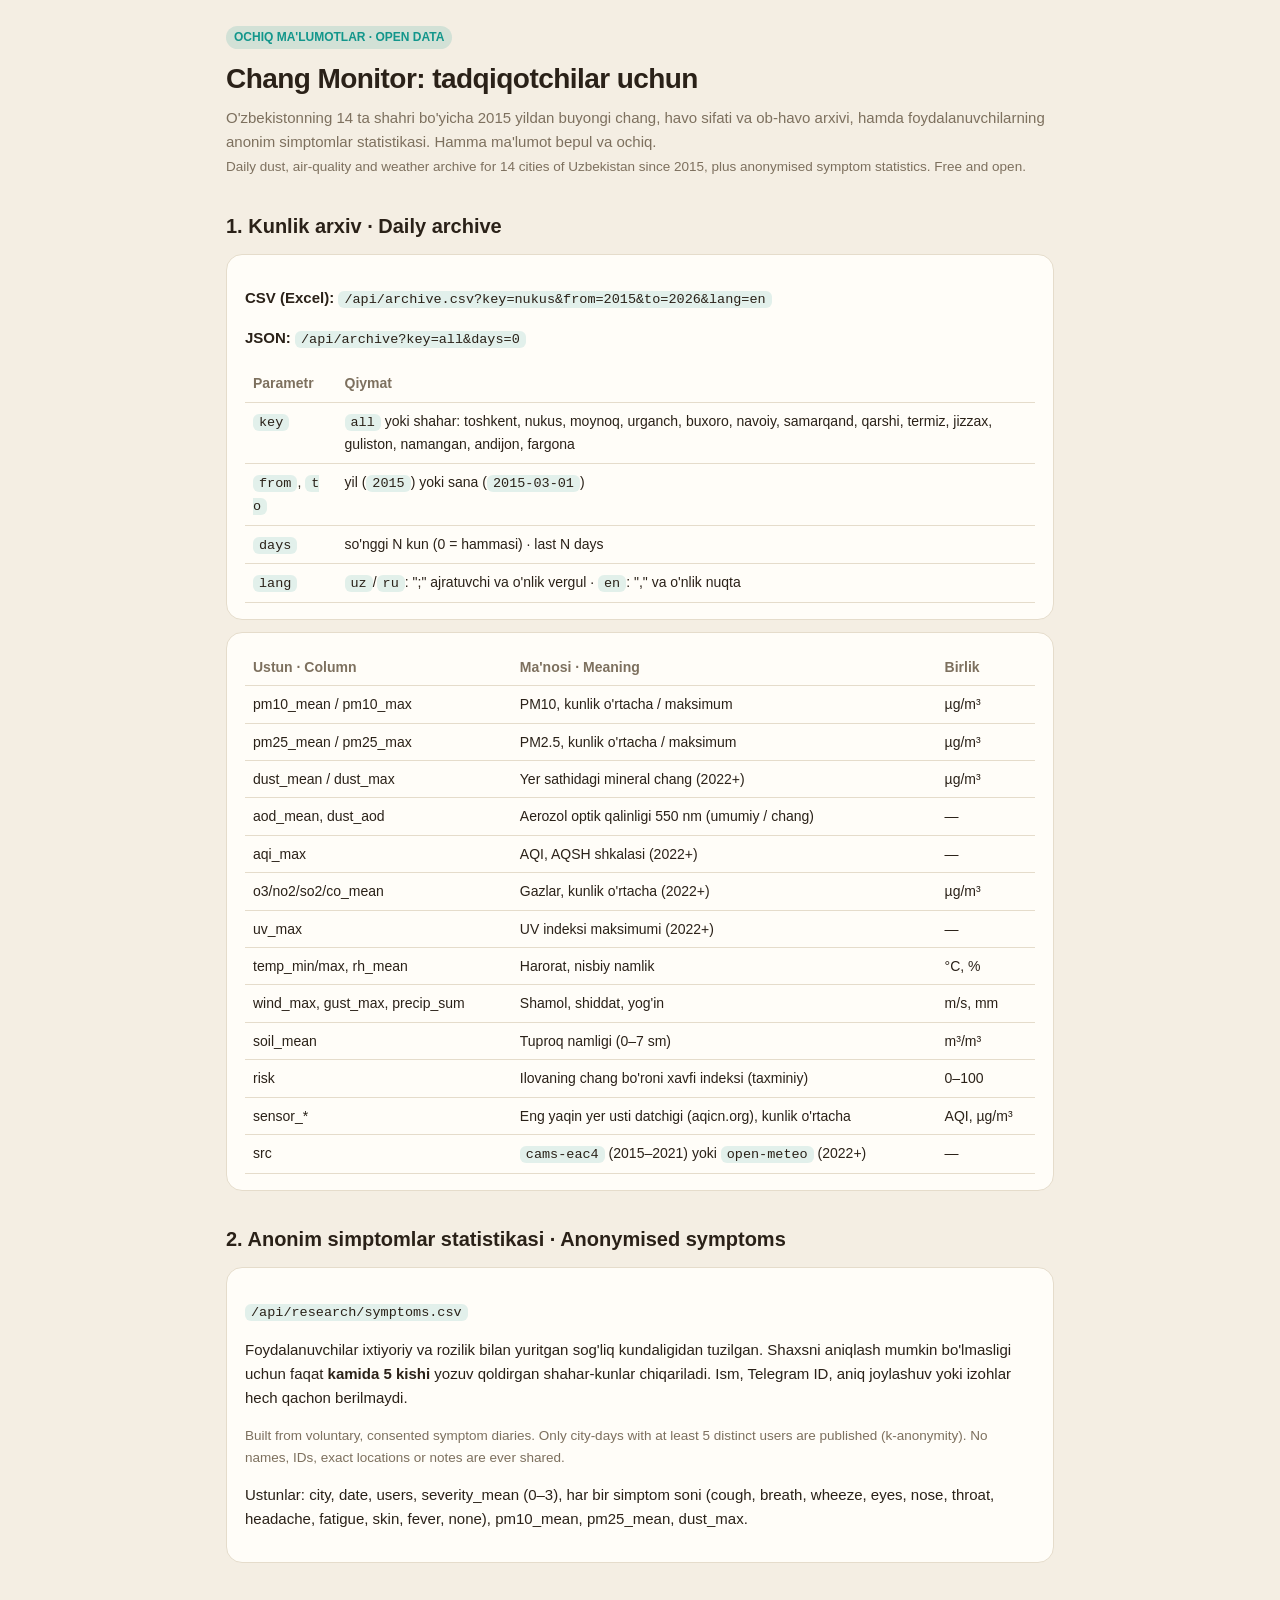
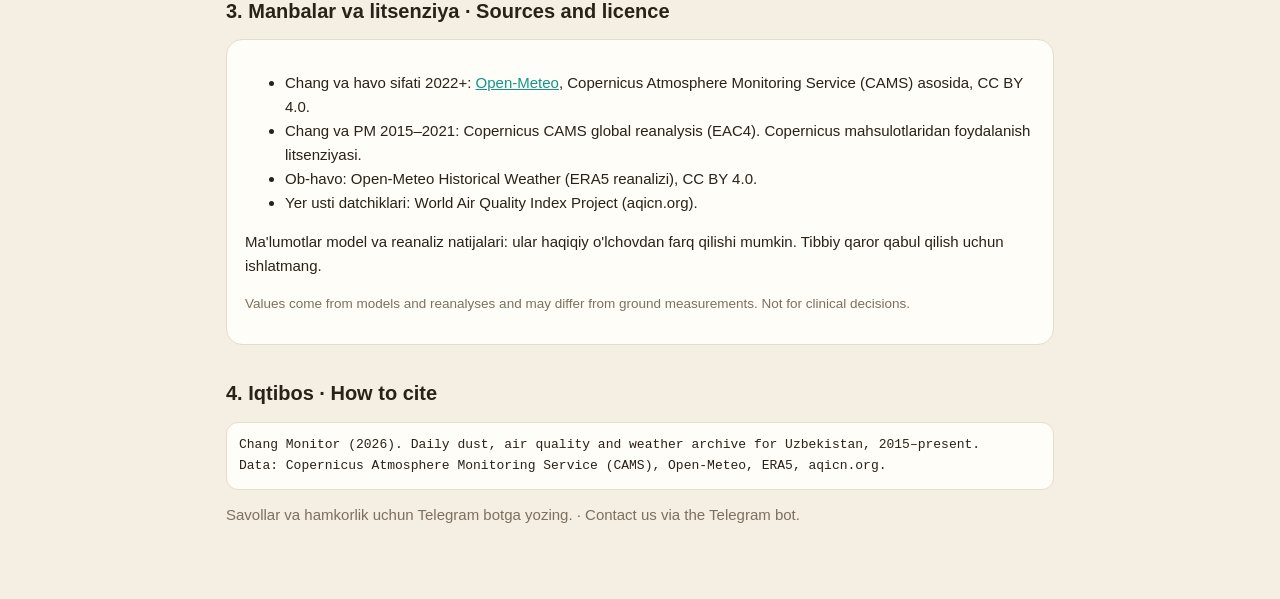
<file: webapp/docs.html>
<!doctype html>
<html lang="uz">
<head>
  <meta charset="utf-8">
  <meta name="viewport" content="width=device-width, initial-scale=1">
  <title>Chang Monitor: ochiq ma'lumotlar</title>
  <style>
    :root { --bg: #f4eee3; --card: #fffdf8; --text: #2a2118; --hint: #7d705e; --accent: #12968b; --line: #e5dccb; }
    @media (prefers-color-scheme: dark) { :root { --bg: #0d1418; --card: #16212a; --text: #f1ece2; --hint: #93a1a8; --accent: #2fc0b2; --line: #24323d; } }
    * { box-sizing: border-box; }
    body { margin: 0; background: var(--bg); color: var(--text); font: 15px/1.6 -apple-system, "Segoe UI", Roboto, Arial, sans-serif; }
    main { max-width: 860px; margin: 0 auto; padding: 24px 16px 60px; }
    h1 { font-size: 28px; margin: 8px 0 4px; letter-spacing: -.02em; }
    h2 { font-size: 20px; margin: 32px 0 8px; }
    .lead { color: var(--hint); margin: 0 0 20px; }
    .card { background: var(--card); border: 1px solid var(--line); border-radius: 16px; padding: 16px 18px; margin: 12px 0; }
    code { background: color-mix(in srgb, var(--accent) 12%, transparent); padding: 1px 6px; border-radius: 6px; font-size: 13.5px; word-break: break-all; }
    pre { background: var(--card); border: 1px solid var(--line); border-radius: 12px; padding: 12px; overflow-x: auto; font-size: 13px; }
    table { width: 100%; border-collapse: collapse; font-size: 14px; }
    th, td { text-align: left; padding: 7px 8px; border-bottom: 1px solid var(--line); vertical-align: top; }
    th { color: var(--hint); font-weight: 600; }
    a { color: var(--accent); }
    .tag { display: inline-block; padding: 2px 8px; border-radius: 999px; background: color-mix(in srgb, var(--accent) 15%, transparent); color: var(--accent); font-size: 12px; font-weight: 700; }
    .en { color: var(--hint); font-size: 13.5px; }
  </style>
</head>
<body>
<main>
  <span class="tag">OCHIQ MA'LUMOTLAR · OPEN DATA</span>
  <h1>Chang Monitor: tadqiqotchilar uchun</h1>
  <p class="lead">O'zbekistonning 14 ta shahri bo'yicha 2015 yildan buyongi chang, havo sifati va ob-havo arxivi, hamda foydalanuvchilarning anonim simptomlar statistikasi. Hamma ma'lumot bepul va ochiq.<br>
  <span class="en">Daily dust, air-quality and weather archive for 14 cities of Uzbekistan since 2015, plus anonymised symptom statistics. Free and open.</span></p>

  <h2>1. Kunlik arxiv · Daily archive</h2>
  <div class="card">
    <p><b>CSV (Excel):</b> <code>/api/archive.csv?key=nukus&amp;from=2015&amp;to=2026&amp;lang=en</code></p>
    <p><b>JSON:</b> <code>/api/archive?key=all&amp;days=0</code></p>
    <table>
      <tr><th>Parametr</th><th>Qiymat</th></tr>
      <tr><td><code>key</code></td><td><code>all</code> yoki shahar: toshkent, nukus, moynoq, urganch, buxoro, navoiy, samarqand, qarshi, termiz, jizzax, guliston, namangan, andijon, fargona</td></tr>
      <tr><td><code>from</code>, <code>to</code></td><td>yil (<code>2015</code>) yoki sana (<code>2015-03-01</code>)</td></tr>
      <tr><td><code>days</code></td><td>so'nggi N kun (0 = hammasi) · last N days</td></tr>
      <tr><td><code>lang</code></td><td><code>uz</code>/<code>ru</code>: ";" ajratuvchi va o'nlik vergul · <code>en</code>: "," va o'nlik nuqta</td></tr>
    </table>
  </div>
  <div class="card">
    <table>
      <tr><th>Ustun · Column</th><th>Ma'nosi · Meaning</th><th>Birlik</th></tr>
      <tr><td>pm10_mean / pm10_max</td><td>PM10, kunlik o'rtacha / maksimum</td><td>µg/m³</td></tr>
      <tr><td>pm25_mean / pm25_max</td><td>PM2.5, kunlik o'rtacha / maksimum</td><td>µg/m³</td></tr>
      <tr><td>dust_mean / dust_max</td><td>Yer sathidagi mineral chang (2022+)</td><td>µg/m³</td></tr>
      <tr><td>aod_mean, dust_aod</td><td>Aerozol optik qalinligi 550 nm (umumiy / chang)</td><td>—</td></tr>
      <tr><td>aqi_max</td><td>AQI, AQSH shkalasi (2022+)</td><td>—</td></tr>
      <tr><td>o3/no2/so2/co_mean</td><td>Gazlar, kunlik o'rtacha (2022+)</td><td>µg/m³</td></tr>
      <tr><td>uv_max</td><td>UV indeksi maksimumi (2022+)</td><td>—</td></tr>
      <tr><td>temp_min/max, rh_mean</td><td>Harorat, nisbiy namlik</td><td>°C, %</td></tr>
      <tr><td>wind_max, gust_max, precip_sum</td><td>Shamol, shiddat, yog'in</td><td>m/s, mm</td></tr>
      <tr><td>soil_mean</td><td>Tuproq namligi (0–7 sm)</td><td>m³/m³</td></tr>
      <tr><td>risk</td><td>Ilovaning chang bo'roni xavfi indeksi (taxminiy)</td><td>0–100</td></tr>
      <tr><td>sensor_*</td><td>Eng yaqin yer usti datchigi (aqicn.org), kunlik o'rtacha</td><td>AQI, µg/m³</td></tr>
      <tr><td>src</td><td><code>cams-eac4</code> (2015–2021) yoki <code>open-meteo</code> (2022+)</td><td>—</td></tr>
    </table>
  </div>

  <h2>2. Anonim simptomlar statistikasi · Anonymised symptoms</h2>
  <div class="card">
    <p><code>/api/research/symptoms.csv</code></p>
    <p>Foydalanuvchilar ixtiyoriy va rozilik bilan yuritgan sog'liq kundaligidan tuzilgan. Shaxsni aniqlash mumkin bo'lmasligi uchun faqat <b>kamida 5 kishi</b> yozuv qoldirgan shahar-kunlar chiqariladi. Ism, Telegram ID, aniq joylashuv yoki izohlar hech qachon berilmaydi.</p>
    <p class="en">Built from voluntary, consented symptom diaries. Only city-days with at least 5 distinct users are published (k-anonymity). No names, IDs, exact locations or notes are ever shared.</p>
    <p>Ustunlar: city, date, users, severity_mean (0–3), har bir simptom soni (cough, breath, wheeze, eyes, nose, throat, headache, fatigue, skin, fever, none), pm10_mean, pm25_mean, dust_max.</p>
  </div>

  <h2>3. Manbalar va litsenziya · Sources and licence</h2>
  <div class="card">
    <ul>
      <li>Chang va havo sifati 2022+: <a href="https://open-meteo.com" target="_blank" rel="noopener">Open-Meteo</a>, Copernicus Atmosphere Monitoring Service (CAMS) asosida, CC BY 4.0.</li>
      <li>Chang va PM 2015–2021: Copernicus CAMS global reanalysis (EAC4). Copernicus mahsulotlaridan foydalanish litsenziyasi.</li>
      <li>Ob-havo: Open-Meteo Historical Weather (ERA5 reanalizi), CC BY 4.0.</li>
      <li>Yer usti datchiklari: World Air Quality Index Project (aqicn.org).</li>
    </ul>
    <p>Ma'lumotlar model va reanaliz natijalari: ular haqiqiy o'lchovdan farq qilishi mumkin. Tibbiy qaror qabul qilish uchun ishlatmang.</p>
    <p class="en">Values come from models and reanalyses and may differ from ground measurements. Not for clinical decisions.</p>
  </div>

  <h2>4. Iqtibos · How to cite</h2>
  <pre>Chang Monitor (2026). Daily dust, air quality and weather archive for Uzbekistan, 2015–present.
Data: Copernicus Atmosphere Monitoring Service (CAMS), Open-Meteo, ERA5, aqicn.org.</pre>
  <p class="lead">Savollar va hamkorlik uchun Telegram botga yozing. · Contact us via the Telegram bot.</p>
</main>
</body>
</html>
</file>
